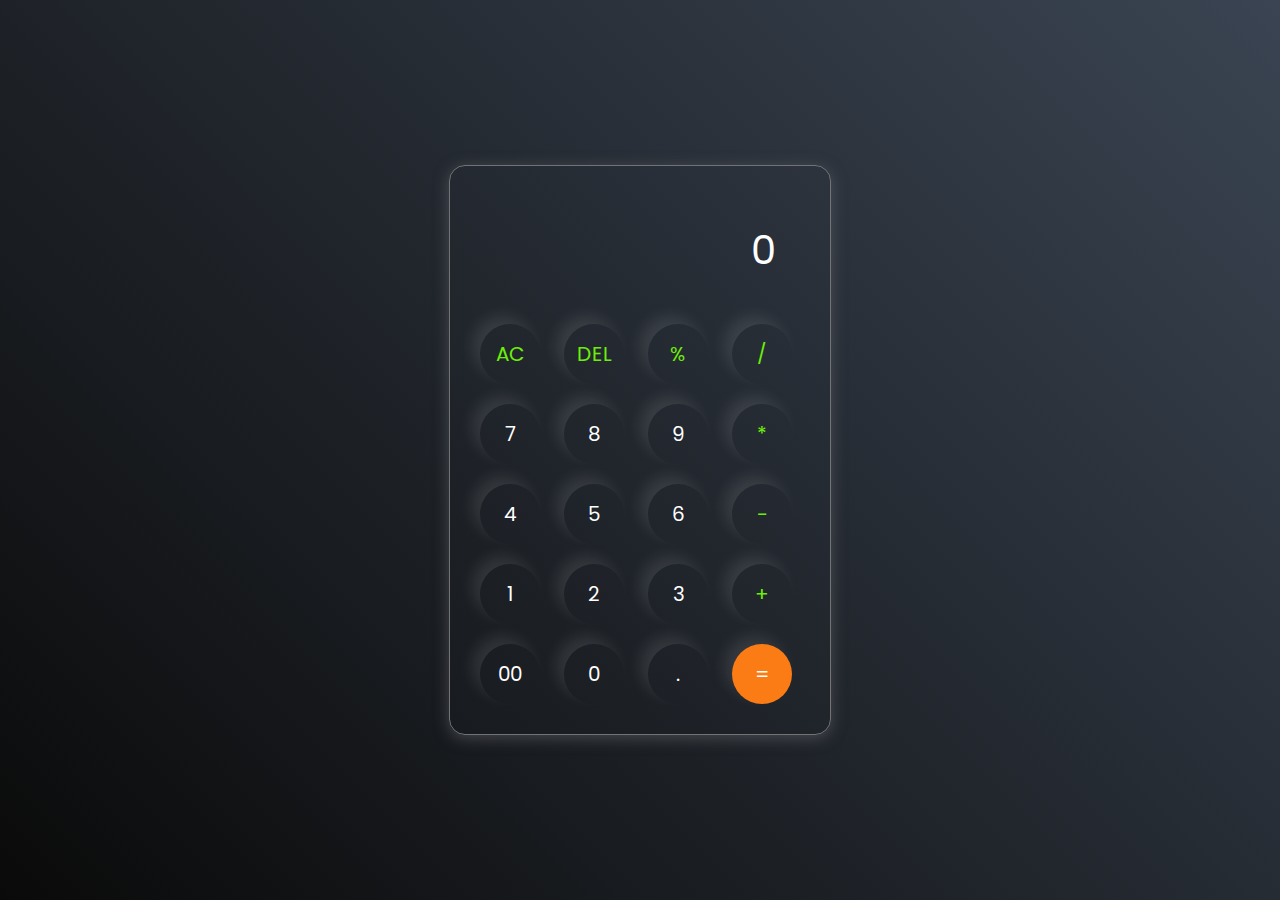
<file: calculator/cal.html>
<!DOCTYPE html>
<html lang="en">
  <head>
    <meta charset="UTF-8" />
    <meta http-equiv="X-UA-Compatible" content="IE=edge" />
    <meta name="viewport" content="width=device-width, initial-scale=1.0" />
    <link rel="stylesheet" href="cal.css" />
    <title>Calculator - By Code Traversal</title>
  </head>
  <body>
    <div class="container">
      <div class="calculator">
        <input type="text" id="inputBox" placeholder="0" />
        <div>
          <button class="button operator">AC</button>
          <button class="button operator">DEL</button>
          <button class="button operator">%</button>
          <button class="button operator">/</button>
        </div>
        <div>
          <button class="button">7</button>
          <button class="button">8</button>
          <button class="button">9</button>
          <button class="button operator">*</button>
        </div>
        <div>
          <button class="button">4</button>
          <button class="button">5</button>
          <button class="button">6</button>
          <button class="button operator">-</button>
        </div>
        <div>
          <button class="button">1</button>
          <button class="button">2</button>
          <button class="button">3</button>
          <button class="button operator">+</button>
        </div>

        <div>
          <button class="button">00</button>
          <button class="button">0</button>
          <button class="button">.</button>
          <button class="button equalBtn">=</button>
        </div>
      </div>
    </div>

    <script src="cal.js"></script>
  </body>
</html>
</file>
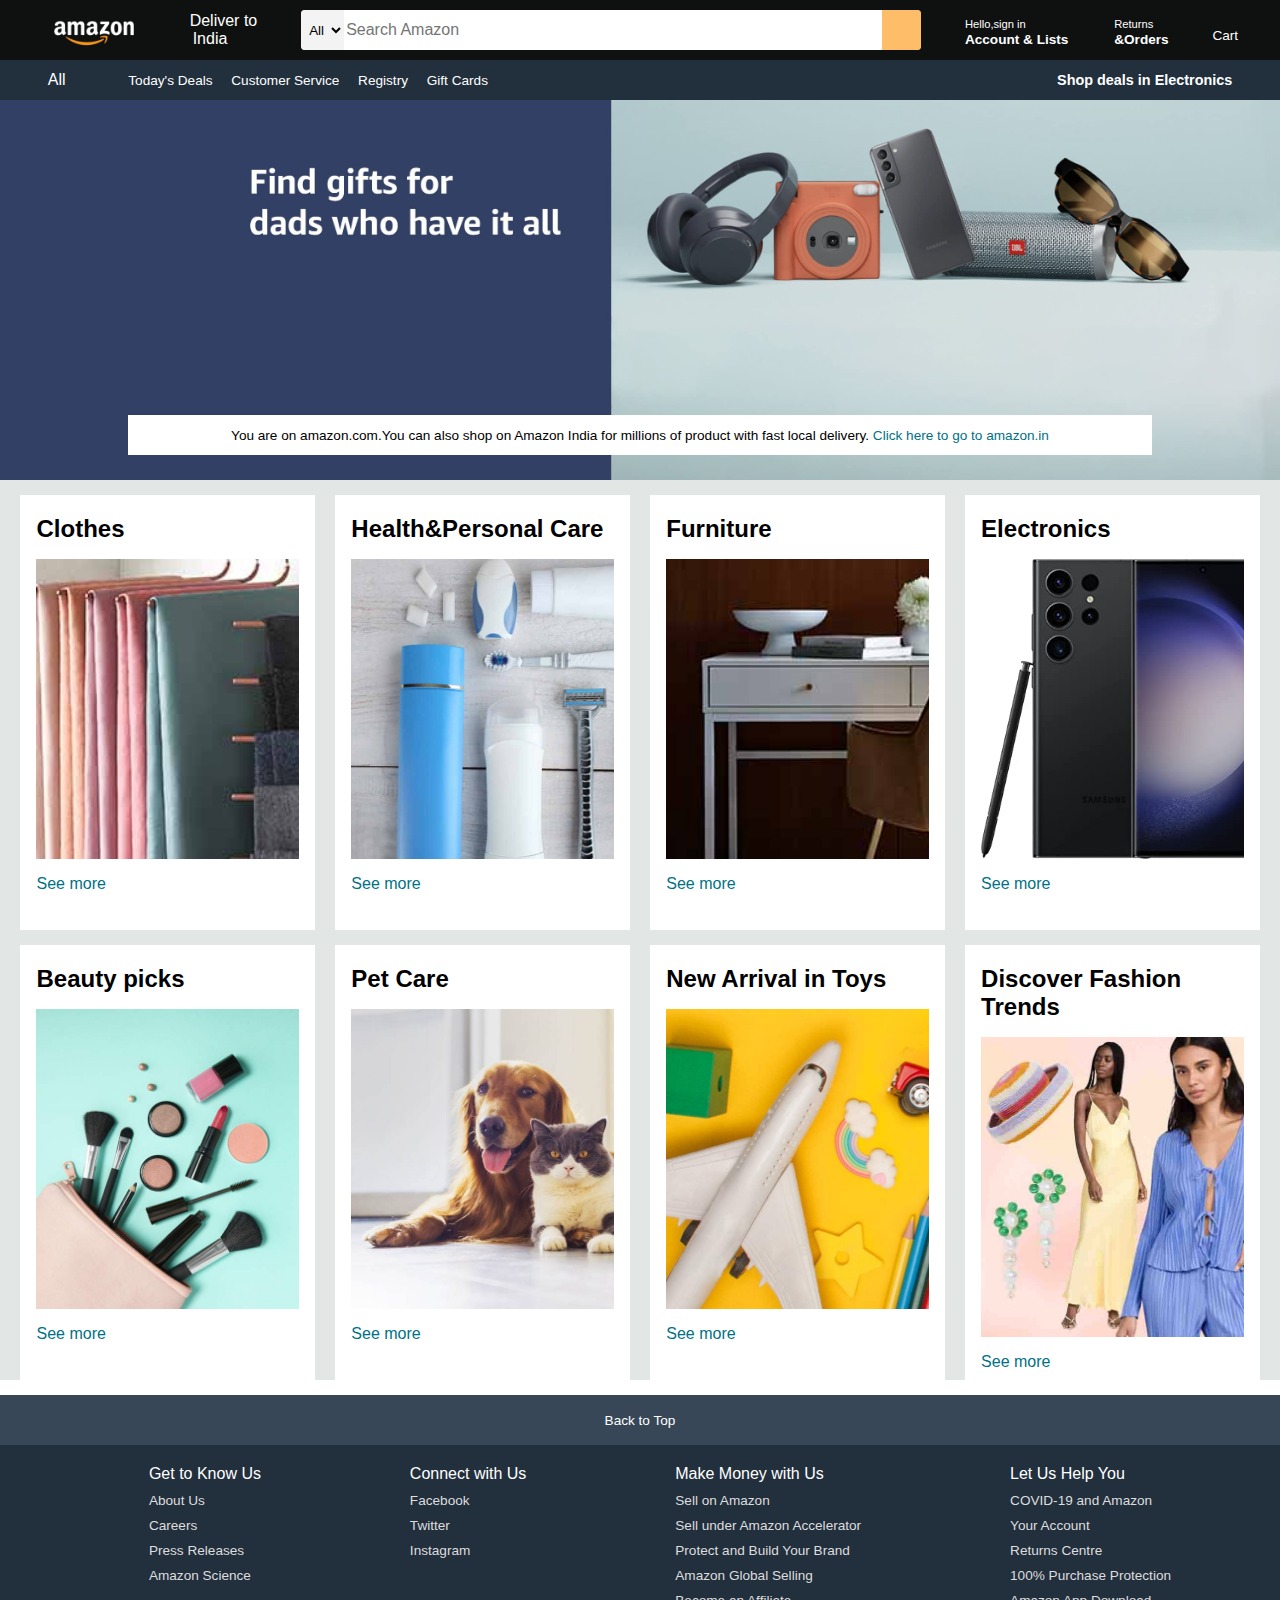
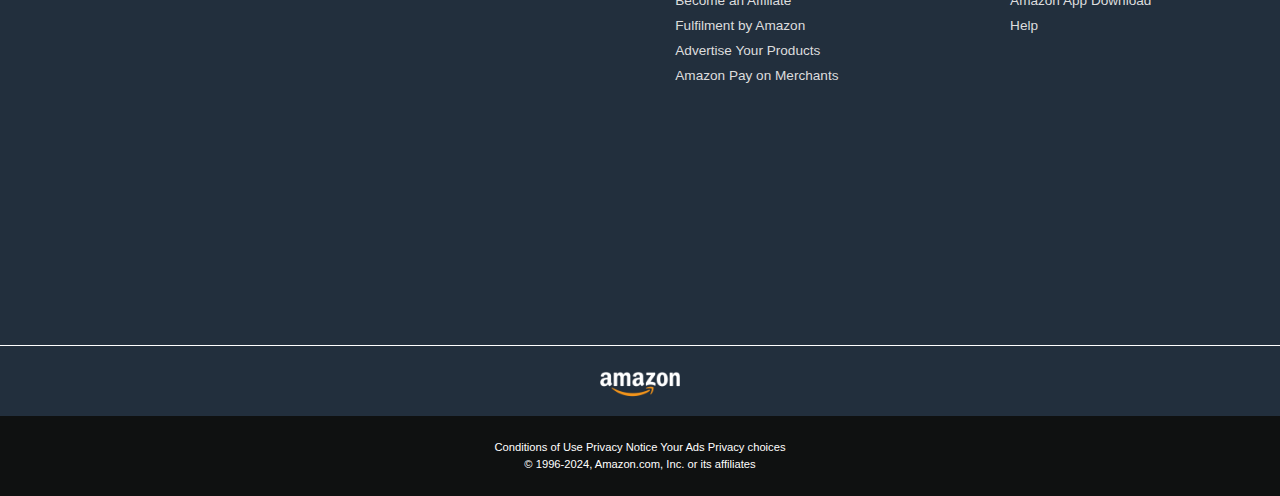
<file: landing-page/Amazon.html>
<!DOCTYPE html>
<html lang="en">
<head>
    <meta charset="UTF-8">
    <meta name="viewport" content="width=device-width, initial-scale=1.0">
    <title>Amazon</title>
    <link rel="stylesheet" href="https://cdnjs.cloudflare.com/ajax/libs/font-awesome/6.5.1/css/all.min.css" integrity="sha512-DTOQO9RWCH3ppGqcWaEA1BIZOC6xxalwEsw9c2QQeAIftl+Vegovlnee1c9QX4TctnWMn13TZye+giMm8e2LwA==" crossorigin="anonymous" referrerpolicy="no-referrer" />
    <link rel="stylesheet" href="stylecssamazon.css">
</head>
<body>
 <header>
    <div class="navbar">
    <div class="nav-logo border">
    <div class="logo"></div>
</div>

<div class="nav-address border">
<p class="add=first">Deliver to</p>
<div class="add-icon">
<i class="fa-solid fa-location-dot"></i>
<p class="add-sec">India</p>
</div>
</div>
<div class="nav-search">

    <select class="search-select">
        <option>All</option>
    </select>
    <input placeholder="Search Amazon" class="search-input">
    <div class="search-icon">
    <i class="fa-solid fa-magnifying-glass"></i>
</div>
</div>
<div class="nav-signin border">
    <p><span>Hello,sign in</span></p>
    <p class="nav-second">Account & Lists</p>
</div>
<div class="nav-return border">
    <p><span>Returns</span></p>
    <p class="nav-second">&Orders</p>
</div>
<div class="nav-cart">
    <i class="fa-solid fa-cart-shopping"></i>
  Cart  
</div>
</div>
<div class="panel">
    <div class="panel-all">
        <i class="fa-solid fa-bars"></i>
        All
</div>
<div class="panel-ops">
    <p>Today's Deals</p>
        <p>Customer Service</p>
       <p>Registry</p> 
        <p>Gift Cards</p>
        </div>
<div class="panel-deals">
    Shop deals in Electronics
</div>
    

</div>
</div>
 </header>
 <div class="hero-section">
    <div class="hero-msg">
        <p>You are on amazon.com.You can also shop on Amazon India for millions of product with fast local delivery. <a>Click here to go to amazon.in</a></p>
    </div>

 </div>
 <div class="shop-section">
    <div class="box">
      <div class="box-content">
        <h2>Clothes</h2>
        <div class="box-img" style="background-image:url('box1_image.jpg') ;"></div>
        <p>See more</p>
      </div>  
    </div>
    <div class="box"> <div class="box-content">
        <h2>Health&Personal Care</h2>
        <div class="box-img" style="background-image:url('box2_image.jpg') ;"></div>
        <p>See more</p>
      </div> 
     </div>
    <div class="box"> <div class="box-content">
        <h2>Furniture</h2>
        <div class="box-img" style="background-image:url('box3_image.jpg') ;"></div>
        <p>See more</p>
      </div>  
    </div>
    <div class="box"> <div class="box-content">
        <h2>Electronics</h2>
        <div class="box-img" style="background-image:url('box4_image.jpg') ;"></div>
        <p>See more</p>
      </div>  
    </div>
    <div class="box">
        <div class="box-content">
          <h2>Beauty picks</h2>
          <div class="box-img" style="background-image:url('box5_image.jpg') ;"></div>
          <p>See more</p>
        </div>  
      </div>
      <div class="box"> <div class="box-content">
          <h2>Pet Care</h2>
          <div class="box-img" style="background-image:url('box6_image.jpg') ;"></div>
          <p>See more</p>
        </div> 
       </div>
      <div class="box"> <div class="box-content">
          <h2>New Arrival in Toys</h2>
          <div class="box-img" style="background-image:url('box7_image.jpg') ;"></div>
          <p>See more</p>
        </div>  
      </div>
      <div class="box"> <div class="box-content">
          <h2>Discover Fashion Trends</h2>
          <div class="box-img" style="background-image:url('box8_image.jpg') ;"></div>
          <p>See more</p>
        </div>  
      </div>
        
 </div>
 <footer>
    <div class="foot-panel1">
        Back to Top
    </div>
    <div class="foot-panel2">
        <ul>
            <p>Get to Know Us</p>
<a>About Us</a>
<a>Careers</a>
<a>Press Releases</a>
<a>Amazon Science</a>
        </ul>
        <ul>
           <p>Connect with Us</p> 
           <a>Facebook</a> 
           <a>Twitter</a> 
            <a>Instagram</a>
        </ul>
    <ul>
           <p>Make Money with Us</p>
           <a> Sell on Amazon</a>
           <a>Sell under Amazon Accelerator</a> 
           <a>Protect and Build Your Brand</a> 
           <a>Amazon Global Selling</a> 
            <a>Become an Affiliate</a>
            <a>Fulfilment by Amazon</a>
            <a>Advertise Your Products</a>
            <a>Amazon Pay on Merchants</a>
        </ul>
        <ul>
            	
<p>Let Us Help You</p>
<a>COVID-19 and Amazon</a>
<a>Your Account</a>
<a>Returns Centre</a>
<a>100% Purchase Protection</a>
<a>Amazon App Download</a>
<a>Help</a>
        </ul>
    </div>
    <div class="foot-panel3">
        <div class="logo"></div>
    </div>
    <div class="foot-panel4">
        <div class="pages">
            <a>Conditions of Use</a>
            <a>Privacy Notice</a>
            <a>Your Ads Privacy choices</a>
        </div>
        <div class="copyright">
            © 1996-2024, Amazon.com, Inc. or its affiliates
        </div>
    </div>
 </footer>
</body>
</html>
</file>
<file: calculator/cal.css>
@import url('https://fonts.googleapis.com/css2?family=Poppins:wght@500&display=swap');

*{
    margin: 0;
    padding: 0;
    box-sizing: border-box;
    font-family: 'Poppins', sans-serif;
}

body{
    width: 100%;
    height: 100vh;
    display: flex;
    justify-content: center;
    align-items: center;
    background: linear-gradient(45deg, #0a0a0a, #3a4452);
}

.calculator{
    border: 1px solid #717377;
    padding: 20px;
    border-radius: 16px;
    background: transparent;
    box-shadow: 0px 3px 15px rgba(113, 115, 119, 0.5);

}

input{
    width: 320px;
    border: none;
    padding: 24px;
    margin: 10px;
    background: transparent;
    box-shadow: 0px 3px 15px rgbs(84, 84, 84, 0.1);
    font-size: 40px;
    text-align: right;
    cursor: pointer;
    color: #ffffff;
}

input::placeholder{
    color: #ffffff;
}

button{
    border: none;
    width: 60px;
    height: 60px;
    margin: 10px;
    border-radius: 50%;
    background: transparent;
    color: #ffffff;
    font-size: 20px;
    box-shadow: -8px -8px 15px rgba(255, 255, 255, 0.1);
    cursor: pointer;
}

.equalBtn{
    background-color: #fb7c14;
}

.operator{
    color: #6dee0a;
}
</file>
<file: landing-page/stylecssamazon.css>
*{
    margin:0;
    font-family:Arial;
    border:border-box;
}
.navbar{
    height:60px;
    background-color: #0f1111;
    color:white;
    display:flex;
    align-items:center;
    justify-content: space-evenly;
}
.nav-logo{
    height: 50px;
    width: 100px;

}
.logo{
    background-image: url("amazon_logo.png");
    background-size: cover;
    height: 50px;
    width: 100%;
}
.border{
    border:2px solid transparent;
}
.border:hover{
    border:1.5px solid white;
}
.add-first{
color:#cccccc;
font-size:0.85rem ;
margin-left:15px;

}
.add-sec{
font-size:Irem;
margin-left: 3px;
}
.add-icon{
    display:flex;
}
.nav-search{
    display:flex;
    justify-content: space-evenly;
    background-color: pink;
    width:620px;
    height:40px;
    border-radius:4px;
}
.search-select{
    background-color: #f3f3f3;
    width: 50px;
    text-align:center;
    border-top-left-radius:4px;
    border-bottom-left-radius:4px;
    border:none;
}
.search-input{
width: 100%;
font-size:1rem;
border:none;

}
.search-icon{
    width:45px;
    display:flex;
    justify-content: center;
    align-items: center;
    font-size: 1.2rem;
    background-color:#febd68;
    border-top-right-radius:4px;
    border-bottom-right-radius:4px;
    color:#0f1111;

}
.nav-search:hover{
    border:2px solid orange;
}
span{
    font-size: 0.7rem;
}
.nav-second{
    font-size: 0.85rem;
    font-weight:700;
}
.nav-cart i{
font-size:30px;
}
.nav-cart{
    font-size:0.85rem;
    font-weight:700rem;

    
}
.panel{
    height:40px;
    background-color: #222f3d;
    display: flex;
    color: white;
    align-items: center;
    justify-content: space-evenly;
}
.panel-ops p{
    display:inline;
    margin-left:15px;
}
.panel-ops{
    width: 70%;
    font-size: 0.85rem;
}
.panel-deals{
    font-size: 0.9rem;
    font-weight: 700;
}
.hero-section{
    background-image: url("hero_image.jpg");
    background-size: cover;
    height:380px ;
    display: flex;
    justify-content: center;
    align-items: flex-end;
}
.hero-msg{
    background-color: white;
    color:black;
    height:40px;
    display: flex;
    align-items: center;
    justify-content: center;
    font-size: 0.85rem;
    width: 80%;
    margin-bottom:25px;

}
.hero-msg a{
    color: #007185;
}
.shop-section{
    display: flex;
    flex-wrap: wrap;
    justify-content: space-evenly;
    background-color: #e2e7e6;
}
.box{
   /* border:2px solid black;*/
    height: 400px;
    width: 23%;
    background-color: white;
    padding:20px 0px 15px;
    margin-top: 15px;
}
.box-img{
    height: 300px;
    background-size: cover;
    margin-top: 1rem;
    margin-bottom: 1rem;
  
}
.box-content{
    margin-left: 1rem;
    margin-right:1rem;
}
.box-content p{
    color: #007185;
}
footer{
    margin-top: 15px;
}
.foot-panel1{
    background-color: #374758;
    color:white;
    height:50px;
    display: flex;
    justify-content: center;
    align-items: center;
    font-size: 0.85rem;
}
.foot-panel2{
    background-color: #222f3d;
    color: white;
    height:500px;
    display: flex;
    justify-content: space-evenly;

}
ul{
    margin-top: 20px;
}
ul a{
    display: block;
    font-size: 0.85rem;
    margin-top: 10px;
    color:#dddddd;
}
.foot-panel3{
    background-color:#222f3d;
    color: white;
    border-top: 0.5px solid white;
    height: 70px;
    display: flex;
    justify-content: space-evenly;
    align-items: center;
}
.logo{
    background-image: url("amazon_logo.png");
    background-size: cover;
    height: 50px;
    width: 100px;
}
.foot-panel4{
    background-color:#0f1111 ;
    color: white;
height:80px ;
font-size: 0.7rem;
text-align: center;
   /* display:flex;
    justify-content:center;
    align-items:center;*/
}
.pages{

padding-top: 25px;;
}
.copyright{
    padding-top: 5px;

}
</file>
